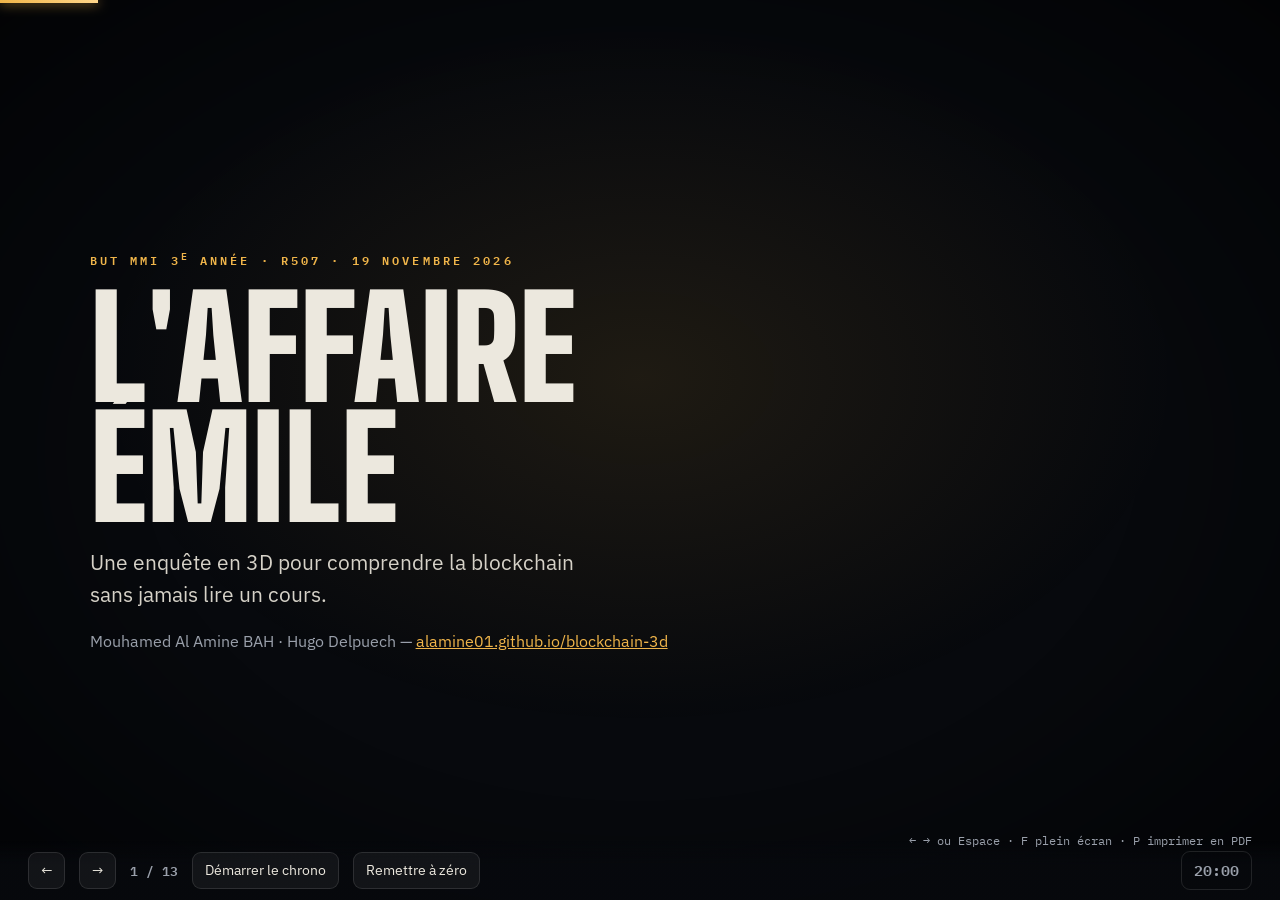
<file: docs/soutenance/index.html>
<!doctype html>
<html lang="fr">
<head>
<meta charset="utf-8">
<meta name="viewport" content="width=device-width, initial-scale=1">
<title>Soutenance — L'Affaire Émile</title>
<meta name="description" content="Support de soutenance du projet R507 : L'Affaire Émile, enquête 3D pour comprendre la blockchain.">
<link rel="preconnect" href="https://fonts.googleapis.com">
<link rel="preconnect" href="https://fonts.gstatic.com" crossorigin>
<link rel="stylesheet" href="https://fonts.googleapis.com/css2?family=Big+Shoulders+Display:wght@600;800;900&family=IBM+Plex+Mono:wght@400;600&family=IBM+Plex+Sans:wght@400;500;600;700&display=swap">
<style>
:root{
  --bg:#07090d; --panel:rgba(13,17,24,.78); --raised:rgba(255,255,255,.05); --line:rgba(255,255,255,.11);
  --ink:#ece8de; --muted:#9aa0ab; --accent:#f0b54a; --accent-ink:#1a1206; --ok:#4fd18f; --bad:#ff5a4f;
  --display:"Big Shoulders Display","Arial Narrow",sans-serif; --body:"IBM Plex Sans",system-ui,sans-serif; --mono:"IBM Plex Mono",ui-monospace,monospace;
  color-scheme:dark;
}
*{box-sizing:border-box}
html,body{height:100%;margin:0}
body{background:var(--bg);color:var(--ink);font:16px/1.55 var(--body);overflow:hidden}
body::before{content:"";position:fixed;inset:0;pointer-events:none;z-index:0;
  background:radial-gradient(60% 55% at 50% 42%,rgba(240,181,74,.10),transparent 70%),radial-gradient(ellipse at 50% 50%,transparent 55%,rgba(0,0,0,.6) 100%)}

/* ---------- diapositives ---------- */
.deck{position:fixed;inset:0;z-index:1}
section{position:absolute;inset:0;display:none;flex-direction:column;justify-content:center;
  padding:clamp(28px,5vw,80px) clamp(24px,7vw,120px);gap:18px}
section.on{display:flex;animation:in .5s ease both}
@keyframes in{from{opacity:0;transform:translateY(14px)}to{opacity:1;transform:none}}
.kicker{margin:0;font:600 12px var(--mono);letter-spacing:.26em;text-transform:uppercase;color:var(--accent)}
h1{margin:0;font:900 clamp(56px,11vw,150px)/.85 var(--display);text-transform:uppercase}
h2{margin:0;font:900 clamp(34px,5.4vw,70px)/.95 var(--display);text-transform:uppercase;text-wrap:balance}
p{margin:0;max-width:62ch}
.lede{font-size:clamp(17px,1.7vw,21px);color:#d6d2c8}
.muted{color:var(--muted)}
strong{color:var(--accent);font-weight:600}
ul{margin:0;padding-left:22px;display:grid;gap:10px;max-width:70ch}
li::marker{color:var(--accent)}
.big{font-size:clamp(18px,1.9vw,23px)}

.cols{display:grid;grid-template-columns:repeat(auto-fit,minmax(230px,1fr));gap:14px}
.card{padding:16px 18px;border:1px solid var(--line);border-radius:14px;background:var(--panel);display:grid;gap:6px;align-content:start}
.card h3{margin:0;font:800 21px var(--display);text-transform:uppercase;color:var(--accent)}
.card p{font-size:15px;color:#d6d2c8}
.card .no{font-size:13px;color:var(--muted);border-top:1px solid var(--line);padding-top:6px;margin-top:2px}

table{border-collapse:collapse;width:100%;font-size:clamp(13px,1.35vw,16px)}
th,td{text-align:left;padding:7px 10px;border-bottom:1px solid var(--line);vertical-align:top}
thead th{color:var(--accent);font:600 12px var(--mono);letter-spacing:.08em;text-transform:uppercase}
tbody th{font-weight:600;color:var(--ink);width:30%}

.stat{display:flex;gap:clamp(18px,4vw,56px);flex-wrap:wrap}
.stat div{display:grid;gap:2px}
.stat b{font:900 clamp(38px,5vw,64px)/1 var(--display);color:var(--accent)}
.stat span{font-size:13px;color:var(--muted);text-transform:uppercase;letter-spacing:.08em}

.demo-cue{border:2px dashed rgba(240,181,74,.55);border-radius:18px;padding:clamp(20px,3vw,34px);background:rgba(240,181,74,.06);display:grid;gap:12px;max-width:none}
.demo-cue h2{color:var(--accent)}
.steps{list-style:none;padding:0;margin:0;display:grid;gap:8px;max-width:none}
.steps li{display:grid;grid-template-columns:30px 1fr;gap:12px;align-items:baseline;font-size:clamp(14px,1.5vw,17px)}
.steps b{font:800 20px var(--display);color:var(--accent)}

/* avant / après : maquettes du panneau, côte à côte */
.ab{display:grid;grid-template-columns:1fr 1fr;gap:clamp(14px,2.4vw,30px);align-items:start}
.ab h3{margin:0 0 9px;font:600 11px var(--mono);letter-spacing:.2em;text-transform:uppercase}
.mock{border:1px solid var(--line);border-radius:14px;background:var(--panel);padding:13px 15px;display:grid;gap:8px;font-size:clamp(11px,1.05vw,13px);line-height:1.5}
.mock .txt{color:#8d8880;margin:0;max-width:none}
.mock .txt.vif{color:#d6d2c8}
.mock .miss{border:1px solid var(--line);border-radius:9px;padding:8px 10px;display:grid;gap:4px}
.mock .miss.hot{border-color:rgba(240,181,74,.5);border-left:3px solid var(--accent);background:rgba(240,181,74,.07)}
.mock .miss em{font:600 9px var(--mono);letter-spacing:.18em;color:var(--muted);text-transform:uppercase;font-style:normal}
.mock .miss.hot em{color:var(--accent)}
.mock .fold{border:1px dashed var(--line);border-radius:9px;padding:7px 10px;color:var(--muted)}
.mock .ret{border:1px solid rgba(79,209,143,.38);border-radius:9px;background:rgba(79,209,143,.08);padding:8px 10px;color:#bfe9d3}
.mock .ret.off{border-style:dashed;border-color:var(--line);background:none;color:var(--muted)}
@media (max-width:780px){.ab{grid-template-columns:1fr}}
.pill{display:inline-block;padding:3px 10px;border-radius:999px;border:1px solid var(--line);background:var(--raised);font:600 12px var(--mono);color:var(--muted)}
.ok{color:var(--ok)} .bad{color:var(--bad)}
a{color:var(--accent)}

/* ---------- barre de contrôle ---------- */
.bar{position:fixed;left:0;right:0;bottom:0;z-index:3;display:flex;align-items:center;gap:14px;
  padding:10px clamp(16px,3vw,28px);background:linear-gradient(transparent,rgba(7,9,13,.9) 40%)}
.bar button{cursor:pointer;font:inherit;font-size:14px;padding:7px 12px;border-radius:9px;border:1px solid var(--line);background:var(--raised);color:var(--ink)}
.bar button:hover{border-color:rgba(240,181,74,.6);background:rgba(240,181,74,.1)}
.bar button:focus-visible{outline:2px solid var(--accent);outline-offset:2px}
#num{font:600 13px var(--mono);color:var(--muted)}
#clock{font:600 15px var(--mono);color:var(--muted);margin-left:auto;padding:6px 12px;border-radius:9px;border:1px solid var(--line)}
#clock.run{color:var(--ok);border-color:rgba(79,209,143,.45)}
#clock.over{color:var(--bad);border-color:rgba(255,90,79,.5)}
#track{position:fixed;left:0;top:0;height:3px;z-index:4;background:linear-gradient(90deg,var(--accent),#ffd68a);box-shadow:0 0 12px var(--accent);transition:width .35s ease}
.hint{position:fixed;right:clamp(16px,3vw,28px);bottom:52px;z-index:3;font:12px var(--mono);color:var(--muted)}
@media (max-width:620px){.hint{display:none}.bar button:nth-child(n+4){display:none}}
@media (prefers-reduced-motion:reduce){*{animation:none!important;transition:none!important}}
@media print{.bar,.hint,#track{display:none}section{display:flex!important;position:static;page-break-after:always;min-height:100vh}}
</style>
</head>
<body>
<div id="track"></div>
<div class="deck" id="deck">

<section>
  <p class="kicker">BUT MMI 3<sup>e</sup> année · R507 · 19 novembre 2026</p>
  <h1>L'Affaire<br>Émile</h1>
  <p class="lede">Une enquête en 3D pour comprendre la blockchain<br>sans jamais lire un cours.</p>
  <p class="muted">Mouhamed Al Amine BAH · Hugo Delpuech — <a href="https://alamine01.github.io/blockchain-3d/">alamine01.github.io/blockchain-3d</a></p>
</section>

<section>
  <p class="kicker">Le problème à résoudre</p>
  <h2>Expliquer la blockchain<br>à quelqu'un qui s'en moque</h2>
  <ul class="big">
    <li>Le sujet impose <strong>7 notions abstraites</strong> : hash, chaînage, immutabilité, réseau, minage, consensus, cycle de vie d'une transaction.</li>
    <li>Le public visé n'a <strong>pas suivi le cours</strong> et ne reçoit <strong>aucune explication orale</strong>.</li>
    <li>Risque principal : un site qui <em>montre</em> des cubes… et que l'on referme sans avoir rien compris.</li>
  </ul>
  <p class="lede">Notre pari : il ne suffit pas de montrer. Il faut donner une <strong>raison</strong> de comprendre.</p>
</section>

<section>
  <p class="kicker">Notre parti pris</p>
  <h2>Transformer chaque notion<br>en indice d'enquête</h2>
  <p class="lede">Émile est mort. Ses 4 petits-enfants ont chacun une copie de son registre. Léa affirme avoir reçu <strong>50 000 jetons</strong> juste avant le décès — et sa copie semble le prouver.</p>
  <div class="cols">
    <div class="card"><h3>Pourquoi une enquête</h3><p>Le problème des héritiers — <em>à qui faire confiance sans autorité ?</em> — est exactement le problème que la blockchain résout.</p></div>
    <div class="card"><h3>L'utilisateur agit</h3><p>Il ne lit pas : il ouvre, modifie, compare, mine, accuse. Une <strong>mission</strong> par chapitre l'oblige à manipuler la notion.</p></div>
    <div class="card"><h3>Alternatives écartées</h3><p class="no">« Alice paie Bob » : clair mais passif, et vu dans tous les tutoriels. Métaphore du village : jolie, mais l'utilisateur reste spectateur.</p></div>
  </div>
</section>

<section>
  <p class="kicker">Architecture narrative</p>
  <h2>9 chapitres, 7 notions</h2>
  <table>
    <thead><tr><th>Chapitre</th><th>Notion du sujet</th><th>Ce que l'utilisateur fait</th></tr></thead>
    <tbody>
      <tr><th>1 · La pièce à conviction</th><td>1 Structure d'un bloc</td><td>Ouvre un bloc, lit ses 4 champs</td></tr>
      <tr><th>2 · Le labo des empreintes</th><td>2 Chaînage</td><td>Change une lettre, voit l'empreinte exploser</td></tr>
      <tr><th>3 · La scène du crime</th><td>3 Immutabilité</td><td>Scanne la copie de Léa, trouve la rupture</td></tr>
      <tr><th>4 · Les témoins</th><td>4 Réseau</td><td>Compare les 4 copies, diffuse une opération</td></tr>
      <tr><th>5 · L'alibi de Léa</th><td>5 Minage</td><td>Mine lui-même, lance la course Léa / réseau</td></tr>
      <tr><th>6 · Le procès</th><td>6 Consensus</td><td>Bascule PoW ↔ PoS, voit la caution confisquée</td></tr>
      <tr><th>7 · La reconstitution</th><td>7 Transaction + attaque</td><td>Rejoue le paiement, puis la double dépense</td></tr>
      <tr><th>8 · Le verdict</th><td>Synthèse</td><td>Accuse — et reçoit le récapitulatif des 7 notions</td></tr>
    </tbody>
  </table>
</section>

<section>
  <div class="demo-cue">
    <p class="kicker">🎬 Démonstration · 7 minutes</p>
    <h2>Passage à l'écran</h2>
    <ol class="steps">
      <li><b>1</b><span>Écran-titre → chapitre 1 : <strong>ouvrir le bloc 7</strong> (données, empreinte, empreinte du parent, nonce).</span></li>
      <li><b>2</b><span>Chapitre 2 : changer <strong>un seul chiffre</strong> → 60 caractères sur 64 changent, le lien casse.</span></li>
      <li><b>3</b><span>Chapitre 3 : le <strong>scanner</strong> balaie la copie de Léa → effet domino rouge à partir du bloc 7.</span></li>
      <li><b>4</b><span>Chapitre 5 : <strong>miner en direct</strong> à 3 puis 4 zéros, puis la course Léa (1 machine) contre le réseau (3 machines).</span></li>
      <li><b>5</b><span>Chapitre 6 : <strong>PoS</strong> → la caution de Léa fond de 25 à 5 jetons.</span></li>
      <li><b>6</b><span>Chapitre 8 : <strong>accuser Léa</strong> → tampon « Affaire classée » et mur des preuves.</span></li>
    </ol>
    <p class="muted">Plan B si le réseau tombe : copie locale du dépôt + captures dans <span class="pill">docs/</span></p>
  </div>
</section>

<section>
  <p class="kicker">Argumentation · 1/2</p>
  <h2>Quatre choix que nous défendons</h2>
  <div class="cols">
    <div class="card"><h3>Vrai SHA-256</h3><p>Les empreintes affichées sont celles de Bitcoin, vérifiables avec n'importe quel outil en ligne.</p><p class="no">Écarté : un hash « jouet » plus rapide — mais indéfendable en soutenance.</p></div>
    <div class="card"><h3>Difficulté 3 zéros</h3><p>≈ 1 seconde de minage : assez long pour <em>voir</em> l'effort, assez court pour ne pas bloquer un poste de TP. Réglable de 1 à 4 pour faire sentir le ×16.</p><p class="no">Écarté : difficulté fixe — on ne ressent plus le coût.</p></div>
    <div class="card"><h3>Scanner bloc par bloc</h3><p>La chaîne se colore <strong>au passage du faisceau</strong> : on voit le moment exact et l'enchaînement du domino.</p><p class="no">Écarté : tout colorer d'un coup — on rate la logique.</p></div>
    <div class="card"><h3>Mur des preuves</h3><p>Chaque notion comprise épingle une preuve reliée à Léa par un fil rouge : la progression <em>raconte</em> quelque chose.</p><p class="no">Écarté : une barre de progression — n'explique rien.</p></div>
  </div>
</section>

<section>
  <p class="kicker">Argumentation · 2/2</p>
  <h2>Ce que nous assumons<br>de ne pas modéliser</h2>
  <ul class="big">
    <li><strong>Une transaction par bloc</strong> au lieu de centaines — lisibilité d'abord.</li>
    <li><strong>4 nœuds</strong> au lieu de milliers : la majorité est montrée par comparaison de copies ; la vraie règle (la chaîne au plus grand travail cumulé) est expliquée au chapitre 5.</li>
    <li><strong>Course et tirages simulés</strong> (vitesses fixées) — en revanche le minage du bloc 10 est un vrai calcul.</li>
    <li><strong>Signature numérique</strong> nommée et expliquée, mais pas modélisée : les paires de clés sortent du périmètre.</li>
    <li><strong>PoS simplifié</strong> en un tirage pondéré ; Ethereum utilise des comités de validateurs.</li>
  </ul>
  <p class="lede">Dire ce qu'on ne fait pas est une partie du travail de médiation.</p>
</section>

<section>
  <p class="kicker">Rendre le vocabulaire franchissable</p>
  <h2>Le novice ne décroche pas</h2>
  <div class="cols">
    <div class="card"><h3>Mots cliquables</h3><p>« empreinte », « nonce », « nœud » s'expliquent <strong>là où ils apparaissent</strong>, sans quitter l'histoire. Définitions issues du glossaire commun du sujet.</p></div>
    <div class="card"><h3>Missions</h3><p>Une consigne claire par chapitre, cochée automatiquement. Impossible de traverser une notion sans l'avoir manipulée.</p></div>
    <div class="card"><h3>« À retenir »</h3><p>Une phrase de synthèse par chapitre, reformulée en langage courant.</p></div>
    <div class="card"><h3>Récapitulatif final</h3><p>Le verdict relie chaque preuve à sa notion : l'utilisateur voit <strong>ce qu'il vient d'apprendre</strong>.</p></div>
  </div>
</section>

<section>
  <p class="kicker">Gestion de projet</p>
  <h2>GitHub, et ce qu'il raconte</h2>
  <div class="stat">
    <div><b>51</b><span>issues &amp; PR</span></div>
    <div><b>7</b><span>milestones</span></div>
    <div><b>31</b><span>commits liés aux issues</span></div>
    <div><b>5</b><span>colonnes imposées</span></div>
  </div>
  <ul>
    <li>Board aux colonnes exactes du sujet : <span class="pill">Backlog</span> <span class="pill">À faire</span> <span class="pill">En cours</span> <span class="pill">À vérifier</span> <span class="pill">Terminé</span>.</li>
    <li>Milestones calés sur le calendrier commun, du cadrage (9 oct.) à la soutenance (19 nov.).</li>
    <li><strong>Un retard assumé</strong> : deux semaines sans commit fin octobre. Les fiches S02-S05 ont été rédigées a posteriori — et <strong>signalées comme telles</strong> plutôt que maquillées.</li>
    <li><strong>L'IA a rédigé 30 des 37 commits</strong>, sous notre direction, et l'onglet <em>Contributors</em> le montre sans ambiguïté. Nous avons choisi de ne pas réécrire cet historique : il dit la vérité de la méthode.</li>
    <li>Ce que nous avons fait nous-mêmes : le fil rouge narratif, les choix de modélisation, la relecture des textes, les tests utilisateurs — et la vérification de chaque notion blockchain contre les sources.</li>
  </ul>
</section>

<section>
  <p class="kicker">Validation</p>
  <h2>Tests et performance</h2>
  <table>
    <thead><tr><th>Exigence du sujet</th><th>Ce que nous avons fait</th><th>Résultat</th></tr></thead>
    <tbody>
      <tr><th>≥ 2 testeurs extérieurs</th><td>2 personnes hors formation, le 15 novembre, sans aucune explication orale</td><td class="ok">les deux ont terminé l'enquête et désigné la coupable</td></tr>
      <tr><th>Observations → issues</th><td>Leurs remarques sont devenues les issues <strong>#48</strong> et <strong>#49</strong>, corrigées le jour même</td><td class="ok">boucle complète</td></tr>
      <tr><th>≥ 30 FPS sur poste de TP</th><td>Formes primitives, aucune texture lourde, compteur permanent, <strong>qualité adaptative</strong> (le halo se coupe sous 30 FPS)</td><td class="bad">à mesurer en salle</td></tr>
      <tr><th>Déploiement en ligne</th><td>GitHub Pages, fichiers versionnés contre le cache</td><td class="ok">en ligne</td></tr>
      <tr><th>Accessibilité</th><td>Couleurs doublées de texte, navigation clavier complète, <code>aria-live</code>, <code>prefers-reduced-motion</code>, mobile</td><td class="ok">intégré</td></tr>
    </tbody>
  </table>
</section>

<section>
  <p class="kicker">Ce que les tests ont changé · 15 novembre</p>
  <h2>Le fond était juste.<br>La forme était illisible.</h2>
  <p class="lede">Verdict unanime des deux testeurs : <em>« Pas d'erreur de texte, c'est bien expliqué — c'est la forme du texte qui dérange. »</em> Nous avons donc refait le panneau, pas le contenu.</p>
  <div class="ab">
    <div>
      <h3 class="bad">Avant · ≈ 450 signes à l'arrivée</h3>
      <div class="mock">
        <p class="txt">Trois paragraphes de récit, affichés d'un bloc…</p>
        <p class="txt">…avant même que l'utilisateur sache qu'il a quelque chose à faire.</p>
        <div class="miss"><em>Votre mission</em><span>Trois consignes de même poids visuel</span></div>
        <div class="ret">À retenir : la synthèse de la notion, donnée <strong>avant</strong> l'exercice</div>
      </div>
    </div>
    <div>
      <h3 class="ok">Après · 142 à 217 signes</h3>
      <div class="mock">
        <p class="txt vif">Une accroche de deux lignes, et rien d'autre.</p>
        <div class="miss hot"><em>Votre mission</em><span>Une seule action mise en avant à la fois</span></div>
        <div class="fold">▸ Le contexte de l'affaire <span class="muted">— replié</span></div>
        <div class="ret off">À retenir — apparaît une fois la mission accomplie</div>
      </div>
    </div>
  </div>
  <p class="big">Et la cause réelle du « pas assez intuitif » : <strong>rien n'indiquait que la scène 3D était cliquable</strong>. Le curseur ne changeait qu'au survol — jamais au tactile. Chaque objet interactif porte désormais un repère, qui s'efface après le premier clic.</p>
</section>

<section>
  <p class="kicker">Bilan</p>
  <h2>Ce que nous referions<br>autrement</h2>
  <div class="cols">
    <div class="card"><h3 class="ok">Ce qui a marché</h3><p>Choisir le fil rouge <strong>avant</strong> de coder. Toute la scène en découle : on n'a jamais eu à se demander « à quoi sert cet écran ? ».</p></div>
    <div class="card"><h3 class="ok">Ce qui a marché</h3><p>Séparer le <strong>modèle</strong> (<code>chain.js</code>) de la <strong>mise en scène</strong> (<code>story.js</code>) : la logique blockchain est vérifiable indépendamment de la 3D.</p></div>
    <div class="card"><h3 class="bad">Ce qu'on referait</h3><p>Tenir les <strong>fiches hebdomadaires en temps réel</strong>. Les reconstituer après coup coûte plus cher que de les écrire chaque vendredi.</p></div>
    <div class="card"><h3 class="bad">Ce qu'on referait</h3><p>Tester <strong>dès le prototype</strong>, pas à la fin : les blocages de vocabulaire se repèrent plus tôt.</p></div>
  </div>
</section>

<section>
  <p class="kicker">Merci</p>
  <h1>Questions</h1>
  <p class="lede">« Une blockchain ne se réécrit pas : <strong>on lui ajoute des blocs</strong>. »</p>
  <p class="muted"><a href="https://alamine01.github.io/blockchain-3d/">alamine01.github.io/blockchain-3d</a> · <a href="https://github.com/alamine01/blockchain-3d">github.com/alamine01/blockchain-3d</a></p>
</section>

</div>

<div class="bar">
  <button type="button" id="prev" aria-label="Diapositive précédente">←</button>
  <button type="button" id="next" aria-label="Diapositive suivante">→</button>
  <span id="num"></span>
  <button type="button" id="startClock">Démarrer le chrono</button>
  <button type="button" id="resetClock">Remettre à zéro</button>
  <span id="clock" role="timer" aria-live="off">20:00</span>
</div>
<p class="hint">← → ou Espace · F plein écran · P imprimer en PDF</p>

<script>
const slides = [...document.querySelectorAll('.deck section')];
const track = document.getElementById('track');
const num = document.getElementById('num');
let i = 0;
function show(n){
  i = Math.max(0, Math.min(slides.length - 1, n));
  slides.forEach((s, k) => s.classList.toggle('on', k === i));
  track.style.width = ((i + 1) / slides.length * 100) + '%';
  num.textContent = (i + 1) + ' / ' + slides.length;
  try { history.replaceState(null, '', '#' + (i + 1)); } catch (e) {}
}
document.getElementById('prev').onclick = () => show(i - 1);
document.getElementById('next').onclick = () => show(i + 1);
addEventListener('keydown', e => {
  if (e.target.tagName === 'BUTTON' && e.key === ' ') return;
  if (e.key === 'ArrowRight' || e.key === ' ' || e.key === 'PageDown') { e.preventDefault(); show(i + 1); }
  if (e.key === 'ArrowLeft' || e.key === 'PageUp') { e.preventDefault(); show(i - 1); }
  if (e.key === 'Home') show(0);
  if (e.key === 'End') show(slides.length - 1);
  if (e.key.toLowerCase() === 'f') document.documentElement.requestFullscreen?.().catch(() => {});
  if (e.key.toLowerCase() === 'p') print();
});
// Chrono de 20 minutes : vert pendant, rouge au-delà.
const clock = document.getElementById('clock');
const TOTAL = 20 * 60;
let left = TOTAL, timer = null;
function paint(){
  const over = left < 0, v = Math.abs(left);
  clock.textContent = (over ? '+' : '') + String(Math.floor(v / 60)).padStart(2, '0') + ':' + String(v % 60).padStart(2, '0');
  clock.classList.toggle('over', over);
}
document.getElementById('startClock').onclick = (e) => {
  if (timer) { clearInterval(timer); timer = null; clock.classList.remove('run'); e.target.textContent = 'Reprendre'; return; }
  clock.classList.add('run'); e.target.textContent = 'Pause';
  timer = setInterval(() => { left--; paint(); }, 1000);
};
document.getElementById('resetClock').onclick = () => {
  clearInterval(timer); timer = null; left = TOTAL; clock.classList.remove('run'); paint();
  document.getElementById('startClock').textContent = 'Démarrer le chrono';
};
paint();
show(parseInt(location.hash.slice(1), 10) - 1 || 0);
</script>
</body>
</html>
</file>
